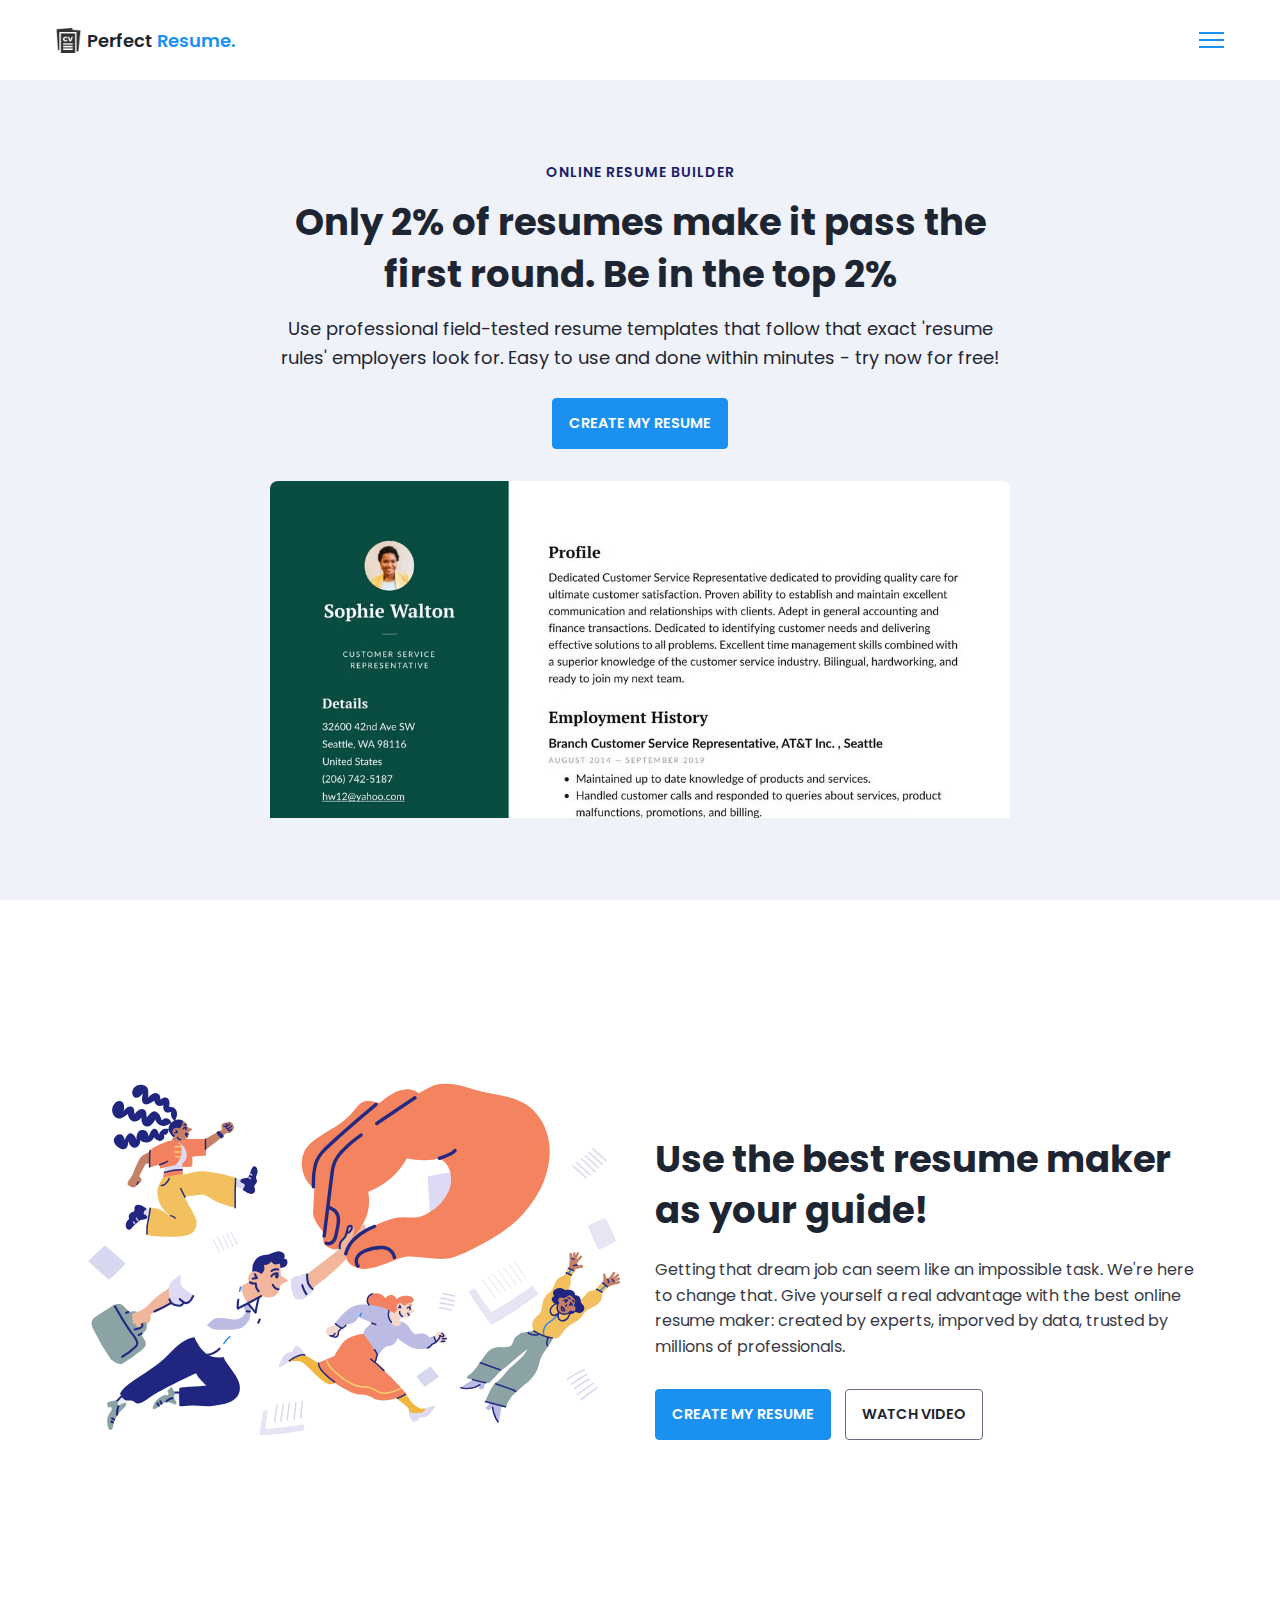
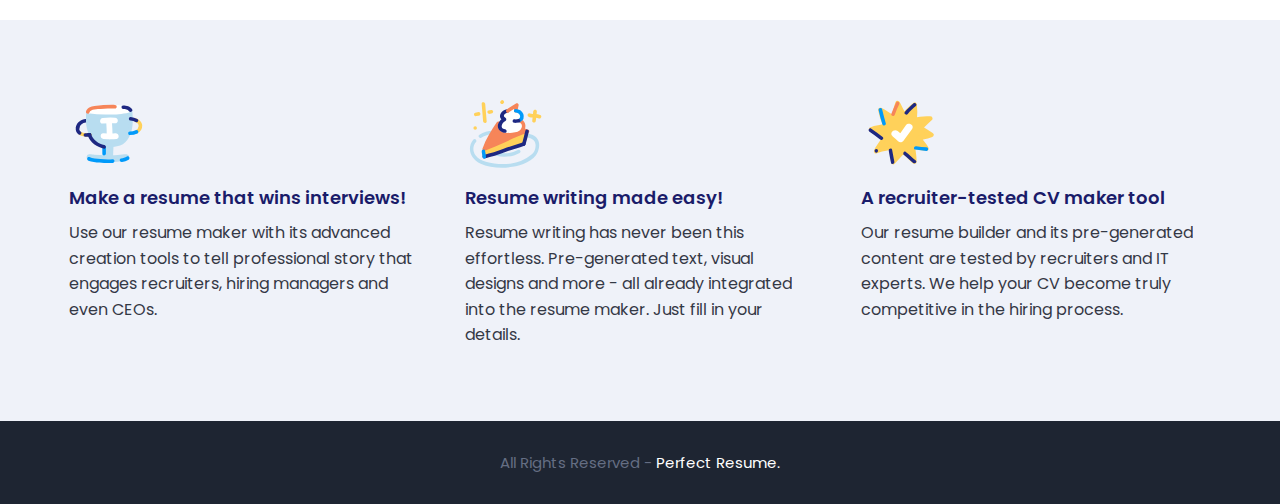
<file: Resume Builder/index.html>
<!DOCTYPE html>
<html lang="en">
    <head>
        <meta charset="utf-8">
        <meta http-equiv="X-UA-Compatible" content="IE=edge">
        <title>Home Page</title>
        <meta name="description" content="">
        <meta name="viewport" content="width=device-width, initial-scale=1">
        <link rel="stylesheet" href="assets/css/main.css">
    </head>
    <body>

        <nav class = "navbar bg-white">
            <div class="container">
                <div class = "navbar-content">
                    <div class = "brand-and-toggler">
                        <a href = "index.html" class = "navbar-brand">
                            <img src = "assets/images/curriculum-vitae.png" alt = "" class = "navbar-brand-icon">
                            <span class = "navbar-brand-text">Perfect <span>Resume.</span>
                        </a>
                        <button type = "button" class = "navbar-toggler-btn">
                            <div class = "bars">
                                <div class = "bar"></div>
                                <div class = "bar"></div>
                                <div class = "bar"></div>
                            </div>
                        </button>
                    </div>
                </div>
            </div>
        </nav>

        <header class = "header bg-bright" id = "header">
            <div class = "container">
                <div class = "header-content text-center">
                    <h6 class = "text-uppercase text-blue-dark fs-14 fw-6 ls-1">online resume builder</h6>
                    <h1 class = "lg-title">Only 2% of resumes make it pass the first round. Be in the top 2%</h1>
                    <p class = "text-dark fs-18">Use professional field-tested resume templates that follow that exact 'resume rules' employers look for. Easy to use and done within minutes - try now for free!</p>
                    <a href = "resume.html" class = "btn btn-primary text-uppercase">create my resume</a>
                    <img alt="" src = "assets/images/dublin-resume-templates.jpg">
                </div>
            </div>
        </header>

        <div class="section-one">
            <div class="container">
                <div class = "section-one-content">
                    <div class="section-one-l">
                        <img src = "assets/images/visual-0c7080adf17f1f207276f613447c924f667dab34b7ac415cd7ef653172defd0b.svg">
                    </div>
                    <div class = "section-one-r text-center">
                        <h2 class = "lg-title">Use the best resume maker as your guide!</h2>
                        <p class = "text">Getting that dream job can seem like an impossible task. We're here to change that. Give yourself a real advantage with the best online resume maker: created by experts, imporved by data, trusted by millions of professionals.</p>
                        <div class = "btn-group">
                            <a href = "resume.html" class = "btn btn-primary text-uppercase">create my resume</a>
                            <a href = "#" class = "btn btn-secondary text-uppercase">watch video</a>
                        </div>
                    </div>
                </div>
            </div>
        </div>

        <div class = "section-two bg-bright">
            <div class="container">
                <div class="section-two-content">
                    <div class = "section-items">
                        <div class = "section-item">
                            <div class = "section-item-icon">
                                <img src = "assets/images/feature-1-edf4481d69166ac81917d1e40e6597c8d61aa970ad44367ce78049bf830fbda5.svg" alt = "">
                            </div>
                            <h5 class = "section-item-title">Make a resume that wins interviews!</h5>
                            <p class = "text">Use our resume maker with its advanced creation tools to tell professional story that engages recruiters, hiring managers and even CEOs.</p>
                        </div>

                        <div class = "section-item">
                            <div class = "section-item-icon">
                                <img src = "assets/images/feature-2-a7a471bd973c02a55d1b3f8aff578cd3c9a4c5ac4fc74423d94ecc04aef3492b.svg" alt = "">
                            </div>
                            <h5 class = "section-item-title">Resume writing made easy!</h5>
                            <p class = "text">Resume writing has never been this effortless. Pre-generated text, visual designs and more - all already integrated into the resume maker. Just fill in your details.</p>
                        </div>

                        <div class = "section-item">
                            <div class = "section-item-icon">
                                <img src = "assets/images/feature-3-4e87a82f83e260488c36f8105e26f439fdc3ee5009372bb5e12d9421f32eabdd.svg" alt = "">
                            </div>
                            <h5 class = "section-item-title">A recruiter-tested CV maker tool</h5>
                            <p class = "text">Our resume builder and its pre-generated content are tested by recruiters and IT experts. We help your CV become truly competitive in the hiring process.</p>
                        </div>
                    </div>
                </div>
            </div>
        </div>

        <footer class = "footer bg-dark">
            <div class="container">
                <div class = "footer-content text-center">
                    <p class="fs-15"> All Rights Reserved - <span>Perfect Resume.</span></p>
                </div>
            </div>
        </footer>
        
    </body>
</html>
</file>
<file: Resume Builder/assets/css/main.css>
@import url('https://fonts.googleapis.com/css2?family=Manrope:wght@200;300;400;500;600;700;800&family=Poppins:ital,wght@0,100;0,200;0,300;0,400;0,500;0,600;0,700;0,800;0,900;1,100;1,200;1,300;1,400;1,500;1,600;1,700;1,800;1,900&display=swap');

:root{
    --clr-blue: #1A91F0;
    --clr-blue-mid: #1170CD;
    --clr-blue-dark: #1A1C6A;
    --clr-white: #fff;
    --clr-bright: #EFF2F9;
    --clr-dark: #1e2532;
    --clr-black: #000;
    --clr-grey: #656e83;
    --clr-green: #084C41;
    --font-poppins: 'Poppins', sans-serif;
    --font-manrope: 'Manrope', sans-serif;;
    --transition: all 300ms ease-in-out;
}

*{
    padding: 0;
    margin: 0;
    box-sizing: border-box;
}

html{
    font-size: 10px;
}

body{
    font-size: 1.6rem;
    font-family: var(--font-poppins);
}

button{
    border: none;
    background-color: transparent;
    outline: 0;
    cursor: pointer;
    font-family: inherit;
}

img{
    width: 100%;
    display: block;
}

a{
    text-decoration: none;
}


.font-poppins{font-family: var(--font-poppins);}
.font-manrope{font-family: var(--font-manrope);}


.text-blue{color: var(--clr-blue);}
.text-blue-mid{color: var(--clr-blue-mid);}
.text-blue-dark{color: var(--clr-blue-dark);}
.text-bright{color: var(--clr-bright);}
.text-dark{color: var(--clr-dark);}
.text-grey{color: var(--clr-grey);}
.text-white{color: var(--clr-white);}


.bg-blue{background-color: var(--clr-blue);}
.bg-blue-mid{background-color: var(--clr-blue-mid);}
.bg-blue-dark{background-color: var(--clr-blue-dark);}
.bg-bright{background-color: var(--clr-bright);}
.bg-dark{background-color: var(--clr-dark);}
.bg-grey{background-color: var(--clr-grey);}
.bg-white{background-color: var(--clr-white);}
.bg-black{background-color: var(--clr-black);}
.bg-green{background-color: var(--clr-green);}

.text-center{ text-align: center;}
.text-left{text-align: left;}
.text-right{text-align: right;}
.text-uppercase{text-transform: uppercase;}
.text-lowercase{text-transform: lowercase;}
.text-capitalize{text-transform: capitalize;}
.text{
    color: var(--clr-dark);
    opacity: 0.9;
    margin: 2rem 0;
    line-height: 1.6;
}

.fw-2{font-weight: 200;}
.fw-3{font-weight: 300;}
.fw-4{font-weight: 400;}
.fw-5{font-weight: 500;}
.fw-6{font-weight: 600;}
.fw-7{font-weight: 700;}
.fw-8{font-weight: 800;}

.fs-13{font-size: 13px;}
.fs-14{font-size: 14px;}
.fs-15{font-size: 15px;}
.fs-16{font-size: 16px;}
.fs-17{font-size: 17px;}
.fs-18{font-size: 18px;}
.fs-19{font-size: 19px;}
.fs-20{font-size: 20px;}
.fs-21{font-size: 21px;}
.fs-22{font-size: 22px;}
.fs-23{font-size: 23px;}
.fs-24{font-size: 24px;}
.fs-25{font-size: 25px;}

.ls-1{letter-spacing: 1px;}
.ls-2{letter-spacing: 2px;}

.container{
    max-width: 1200px;
    margin: 0 auto;
    padding: 0 1.6rem;
}


.bars{
    display: flex;
    flex-direction: column;
    justify-content: space-between;
    height: 16.5px;
    width: 25px;
}
.bars .bar{
    width: 100%;
    height: 2px;
    background-color: var(--clr-blue);
    transition: var(--transition);
}

.bars:hover .bar{
    background-color: var(--clr-dark);
}


.btn{
    font-size: 14.5px;
    font-weight: 600;
    padding: 1.4rem 1.6rem;
    border-radius: 4px;
    display: inline-block;
}

.btn-primary{
    background-color: var(--clr-blue);
    color: var(--clr-white);
    border: 1px solid var(--clr-blue);
    transition: var(--transition);
}

.btn-primary:hover{
    background-color: transparent;
    color: var(--clr-dark);
    border-color: var(--clr-grey);
}

.btn-secondary{
    background-color: transparent;
    color: var(--clr-dark);
    border: 1px solid var(--clr-grey);
    transition: var(--transition);
}

.btn-secondary:hover{
    background-color: var(--clr-blue);
    color: var(--clr-white);
    border-color: var(--clr-blue);
}

.btn-group button:first-child, .btn-group a:first-child{
    margin-right: 1rem!important;
}


.navbar{
    height: 80px;
    display: flex;
    align-items: center;
    box-shadow: rgba(0, 0, 0, 0.08) 0px 3px 8px;
}

.navbar .container{
    width: 100%;
}

.navbar-brand{
    display: flex;
    align-items: center;
    justify-content: flex-start;
    font-size: 1.8rem;
}
.navbar-brand-text{
    color: var(--clr-dark);
    font-weight: 600;
}
.navbar-brand-text span{
    color: var(--clr-blue);
}
.navbar-brand-icon{
    width: 25px;
    margin-right: 6px;
    opacity: 0.8;
}
.brand-and-toggler{
    display: flex;
    align-items: center;
    justify-content: space-between;
}
.header{
    min-height: calc(100vh - 80px);
    display: flex;
    flex-direction: column;
    align-items: center;
    justify-content: center;
}
.header-content{
    max-width: 740px;
    margin-right: auto;
    margin-left: auto;
}
.header-content img{
    max-width: 760px;
    border-top-right-radius: 8px;
    border-top-left-radius: 8px;
    margin-top: 3.2rem;
}
.lg-title{
    margin: 1.4rem 0;
    font-size: 37px;
    line-height: 1.4;
    color: var(--clr-dark);
}
.header-content p{
    margin-bottom: 2.6rem;
    line-height: 1.6;
}



.section-one{
    padding: 64px 0;
    min-height: 80vh;
    display: flex;
    align-items: center;
}
.section-one-l img{
    max-width: 545px;
    margin-right: auto;
    margin-left: auto;
}
.section-one-r{
    margin-top: 4rem;
}

.section-one .btn-group{
    margin-top: 2rem;
}
.section-one-r{
    max-width: 545px;
    margin-right: auto;
    margin-left: auto;
}
.section-one-r .btn-group{
    margin-top: 3rem;
}


.section-two{
    padding: 64px 0;
}
.section-two .section-items{
    display: grid;
    gap: 2rem;
}

.section-two .section-item{
    max-width: 350px;
    text-align: center;
    margin-right: auto;
    margin-left: auto;
}
.section-two .section-item-icon{
    margin: 1rem 0;
}
.section-two .section-item-icon img{
    width: 80px;
    margin-right: auto;
    margin-left: auto;
}
.section-two .section-item-title{
    color: var(--clr-blue-dark);
    font-size: 1.8rem;
    font-weight: 600;
}
.section-two .text{
    margin: 0.9rem 0;
}


.footer{
    padding: 3rem 0;
}
.footer-content p{
    color: var(--clr-grey);
}
.footer-content p span{
    color: var(--clr-white);
}


@media screen and (min-width: 768px){
    .section-two .section-items{
        grid-template-columns: repeat(2, 1fr);
    }
}

@media screen and (min-width: 992px){
    .section-one-content{
        display: grid;
        grid-template-columns: repeat(2, 1fr);
        column-gap: 3rem;
    }
    .section-one-r{
        text-align: left;
    }
    .section-two .section-items{
        grid-template-columns: repeat(3, 1fr);
    }
    .section-two .section-item{
        text-align: left;
    }
    .section-two .section-item-icon img{
        margin-left: 0;
    }
}




#about-sc{
    padding: 64px 0;
}

.cv-form-row-title{
    background-color: var(--clr-dark);
    padding: 0.8rem 1.6rem;
    margin-bottom: 2rem;
}

.cv-form-row-title h3{
    color: var(--clr-white);
    font-weight: 500;
    text-transform: uppercase;
    letter-spacing: 1.5px;
    font-size: 1.7rem;
}
.cv-form-blk{
    margin: 3rem 0;
}
.cv-form-row{
    padding: 3rem 2rem 0 2rem;
    border: 1px solid rgba(0, 0, 0, 0.08);
    margin-bottom: 1rem;
    position: relative;
}
textarea{
    resize: none;
}
.form-elem{
    margin-bottom: 3rem;
    position: relative;
}
.form-label{
    display: block;
    font-weight: 600;
    font-size: 14px;
    color: var(--clr-dark);
    margin-bottom: 0.5rem;
}
.form-control{
    border-radius: none;
    border: 1px solid rgba(0, 0, 0, 0.1);
    font-size: 14px;
    padding: 0.8rem 1.6rem;
    font-family: inherit;
    width: 100%;
    outline: 0;
    transition: var(--transition);
}

.form-control:focus{
    border-color: rgba(0, 0, 0, 0.3);
}
.form-text{
    color: #ca0b00;
    font-size: 12px;
    position: absolute;
    letter-spacing: 0.5px;
    top: calc(100% + 2px);
    left: 0;
    width: 100%;
}
.cols-3, .cols-2{
    display: grid;
}
.repeater-add-btn{
    width: 25px;
    height: 25px;
    background-color: var(--clr-blue-mid);
    font-size: 1.6rem;
    color: var(--clr-white);
    margin: 1rem 0;
}
.repeater-remove-btn{
    position: absolute;
    top: 10px;
    right: 10px;
    z-index: 999;
    width: 25px;
    height: 25px;
    border-radius: 50%;
    background-color: #ca0b00;
    color: var(--clr-white);
    font-size: 1.6rem;
}


.preview-cnt{
    border-radius: 5px;
    display: grid;
    grid-template-columns: 32% auto;
    box-shadow: rgba(149, 157, 165, 0.2) 0px 8px 24px;
    overflow: hidden;
}

.preview-cnt-l{
    padding: 3rem 3rem 2rem 3rem;
}
.preview-cnt-r{
    padding: 3rem 3rem 3rem 4rem;
}
.preview-cnt-l .preview-blk:nth-child(1){
    text-align: center;
}
.preview-image{
    width: 120px;
    height: 120px;
    border-radius: 50%;
    overflow: hidden;
    margin-right: auto;
    margin-left: auto;
}
.preview-image img{
    width: 100%;
    height: 100%;
    object-fit: cover;
}
.preview-item-name{
    font-size: 2.4rem;
    font-weight: 600;
    margin: 1.8rem 0;
    position: relative;
}
.preview-item-name::after{
    position: absolute;
    content: "";
    bottom: -10px;
    width: 50px;
    height: 1.5px;
    background-color: rgba(255, 255, 255, 0.5);
    left: 50%;
    transform: translateX(-50%);
}
.preview-blk{
    padding: 1rem 0;
    margin-bottom: 1rem;
}
.preview-blk-title h3{
    text-transform: uppercase;
    letter-spacing: 0.5px;
    border-bottom: 0.5px solid rgba(0, 0, 0, 0.08);
    padding-bottom: 0.5rem;
}
.preview-blk-title{
    margin-bottom: 1rem;
}
.preview-blk-list .preview-item{
    font-size: 1.5rem;
    margin-bottom: 0.2rem;
    opacity: 0.95;
}
.preview-cnt-r .preview-blk-title{
    color: var(--clr-dark);
}
.preview-cnt-r .preview-blk-list .preview-item{
    margin-top: 1.8rem;
}

.achievements-items.preview-blk-list .preview-item span:first-child,
.educations-items.preview-blk-list .preview-item span:first-child,
.experiences-items.preview-blk-list .preview-item span:first-child{
    display: block;
    font-weight: 600;
    margin-bottom: 1rem;
    background-color: rgba(0, 0, 0, 0.03);
}

.educations-items.preview-blk-list .preview-item span:nth-child(2),
.experiences-items.preview-blk-list .preview-item span:nth-child(2){
    font-weight: 600;
    margin-right: 1rem;
}

.educations-items.preview-blk-list .preview-item span:nth-child(3),
.experiences-items.preview-blk-list .preview-item span:nth-child(3){
    font-style: italic;
    margin-right: 1rem;
}

.educations-items.preview-blk-list .preview-item span:nth-child(4),
.educations-items.preview-blk-list .preview-item span:nth-child(5),
.experiences-items.preview-blk-list .preview-item span:nth-child(4),
.experiences-items.preview-blk-list .preview-item span:nth-child(5){
    margin-right: 1rem;
    background-color: var(--clr-green);
    color: var(--clr-white);
    padding: 0 1rem;
    border-radius: 0.6rem;
}

.educations-items.preview-blk-list .preview-item span:nth-child(6),
.experiences-items.preview-blk-list .preview-item span:nth-child(6){
    font-size: 13.5px;
    display: block;
    opacity: 0.8;
    margin-top: 1rem;
}
.projects-items.preview-blk-list .preview-item span{
    display: block;
}

@media screen and (min-width: 768px){
    .cols-3{
        grid-template-columns: repeat(3, 1fr);
        column-gap: 2rem;
    }
    .cols-2{
        grid-template-columns: repeat(2, 1fr);
        column-gap: 2rem;
    }
}

@media screen and (min-width: 992px){
    .cv-form-row{
        padding: 3rem 3rem 0rem 3rem;
    }
    .cols-3{
        grid-template-columns: repeat(3, 1fr);
    }
}

.print-btn-sc{
    margin: 2rem 0 6rem 0;
}


@media print{
    body *{
        visibility: hidden;
    }

    .non_print_area{
        display: none;
    }

    .print_area, .print_area *{
        visibility: visible;
    }

    .print_area{
        width: 100%;
        position: absolute;
        left: 0;
        top: 0;
        overflow: hidden;
    }
}
</file>
